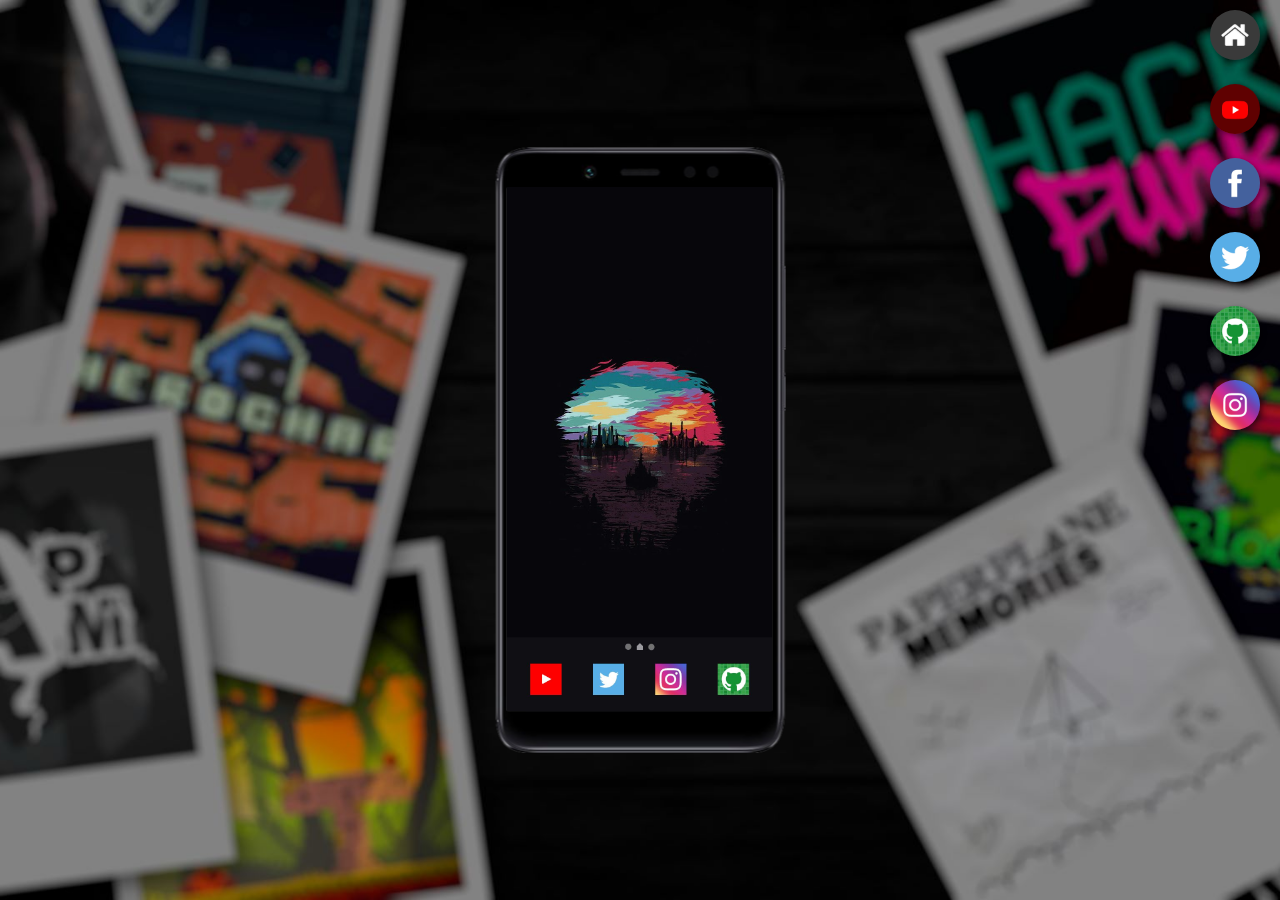
<file: index.html>
<!DOCTYPE html>
<html lang="pt-bt">
<head>

    <meta charset="UTF-8">
    <meta name="viewport" content="width=device-width, initial-scale=1.0">
    <link rel="shortcut icon" href="favicon.ico" type="image/x-icon">
    <link rel="stylesheet" href="estilos/style.css">
    <title>Minhas Redes Sociais</title>

</head>
<body>
    
    <main>

        <section id="telefone">

            <iframe src="home.html" frameborder="0" name="tela" id="tela">
                Seu navegador não é compatível com este site
            </iframe>

        </section>

        <section id="apps">

            <a href="home.html" target="tela" id="home"> <img src="imagens/logo-home.jpg" alt="Home"> </a>
            <a href="yt.html" target="tela" id="yt"> <img src="imagens/logo-youtube.jpg" alt="Youtube"> </a>
            <a href="face.html" target="tela" id="face"> <img src="imagens/logo-facebook.jpg" alt="Facebook"> </a>
            <a href="twitter.html" target="tela" id="twiiter"> <img src="imagens/logo-twitter.jpg" alt="Twitter"> </a>
            <a href="github.html" target="tela" id="github"> <img src="imagens/logo-github.jpg" alt="Github"> </a>
            <a href="insta.html" target="tela" id="insta"> <img src="imagens/logo-instagram.jpg" alt="Instagram"> </a>

        </section>

    </main>

</body>
</html>
</file>
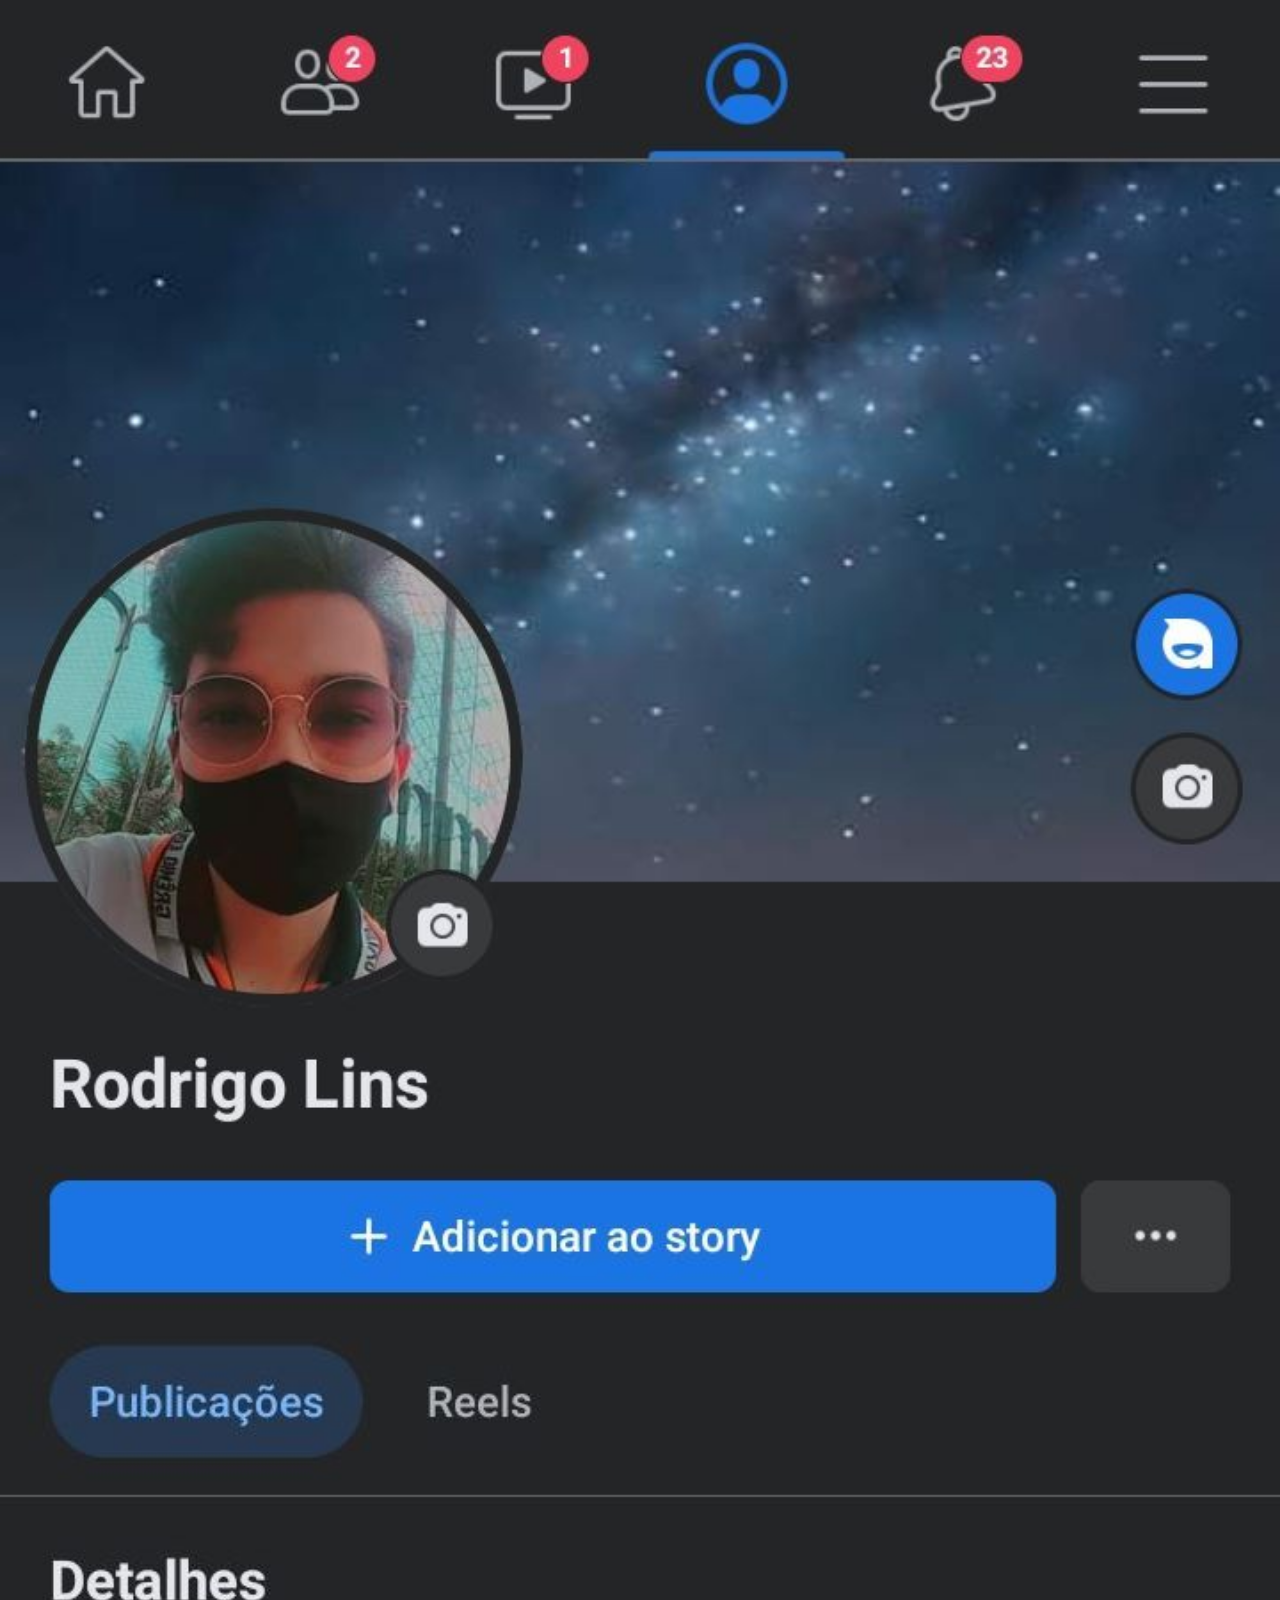
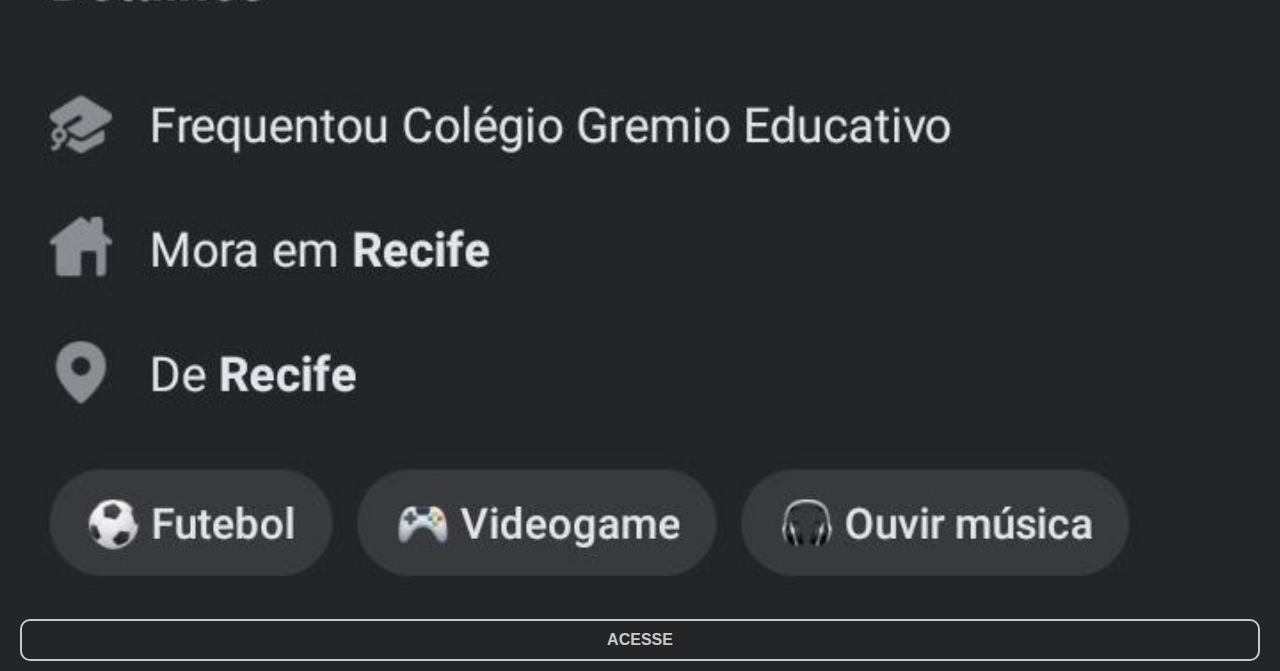
<file: face.html>
<!DOCTYPE html>
<html lang="pt-br">
<head>

    <meta charset="UTF-8">
    <meta name="viewport" content="width=device-width, initial-scale=1.0">
    <link rel="stylesheet" href="estilos/social-style.css">
    <title>Facebook</title>

</head>
<body style="background-color: #242527;">
    
    <img src="imagens/tela-facebook.jpg" alt="Tela do Facebook">
    <a href="https://www.facebook.com/profile.php?id=100008391034544" target="_blank"> ACESSE </a>

</body>
</html>
</file>
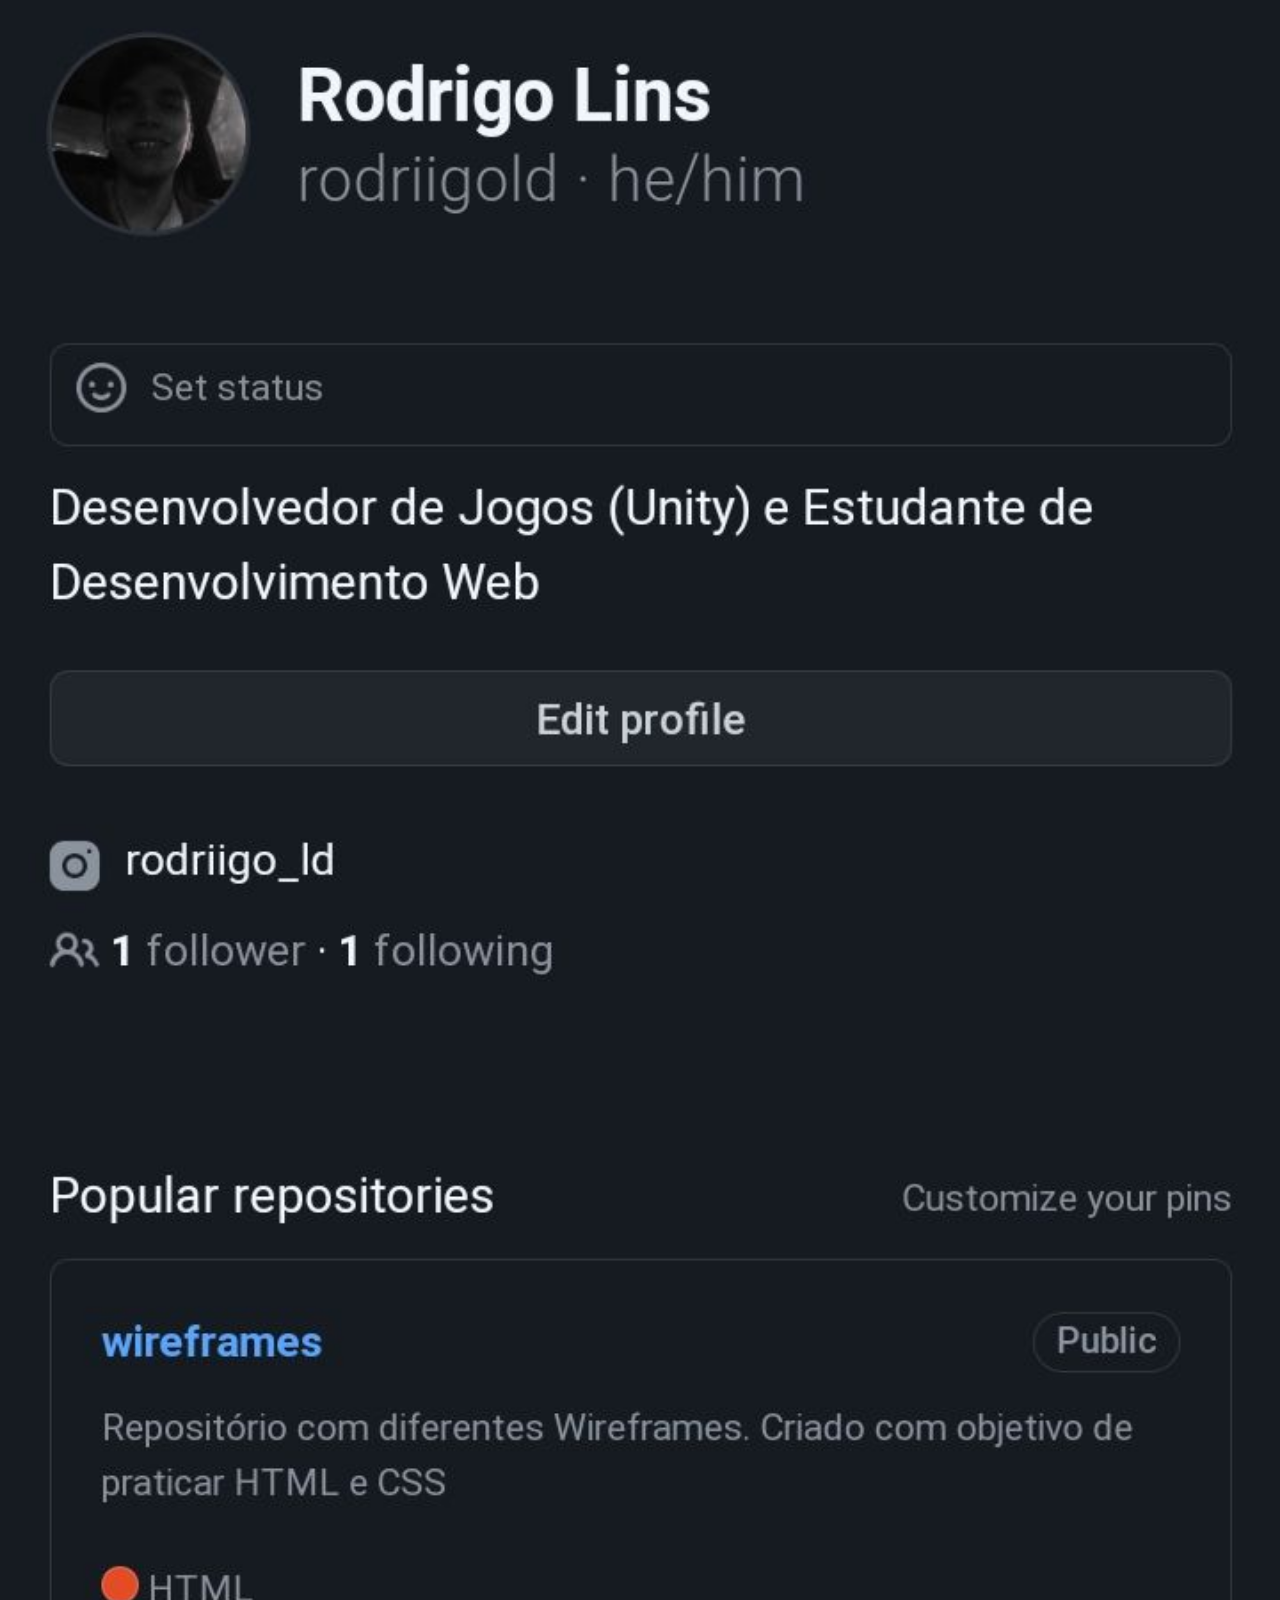
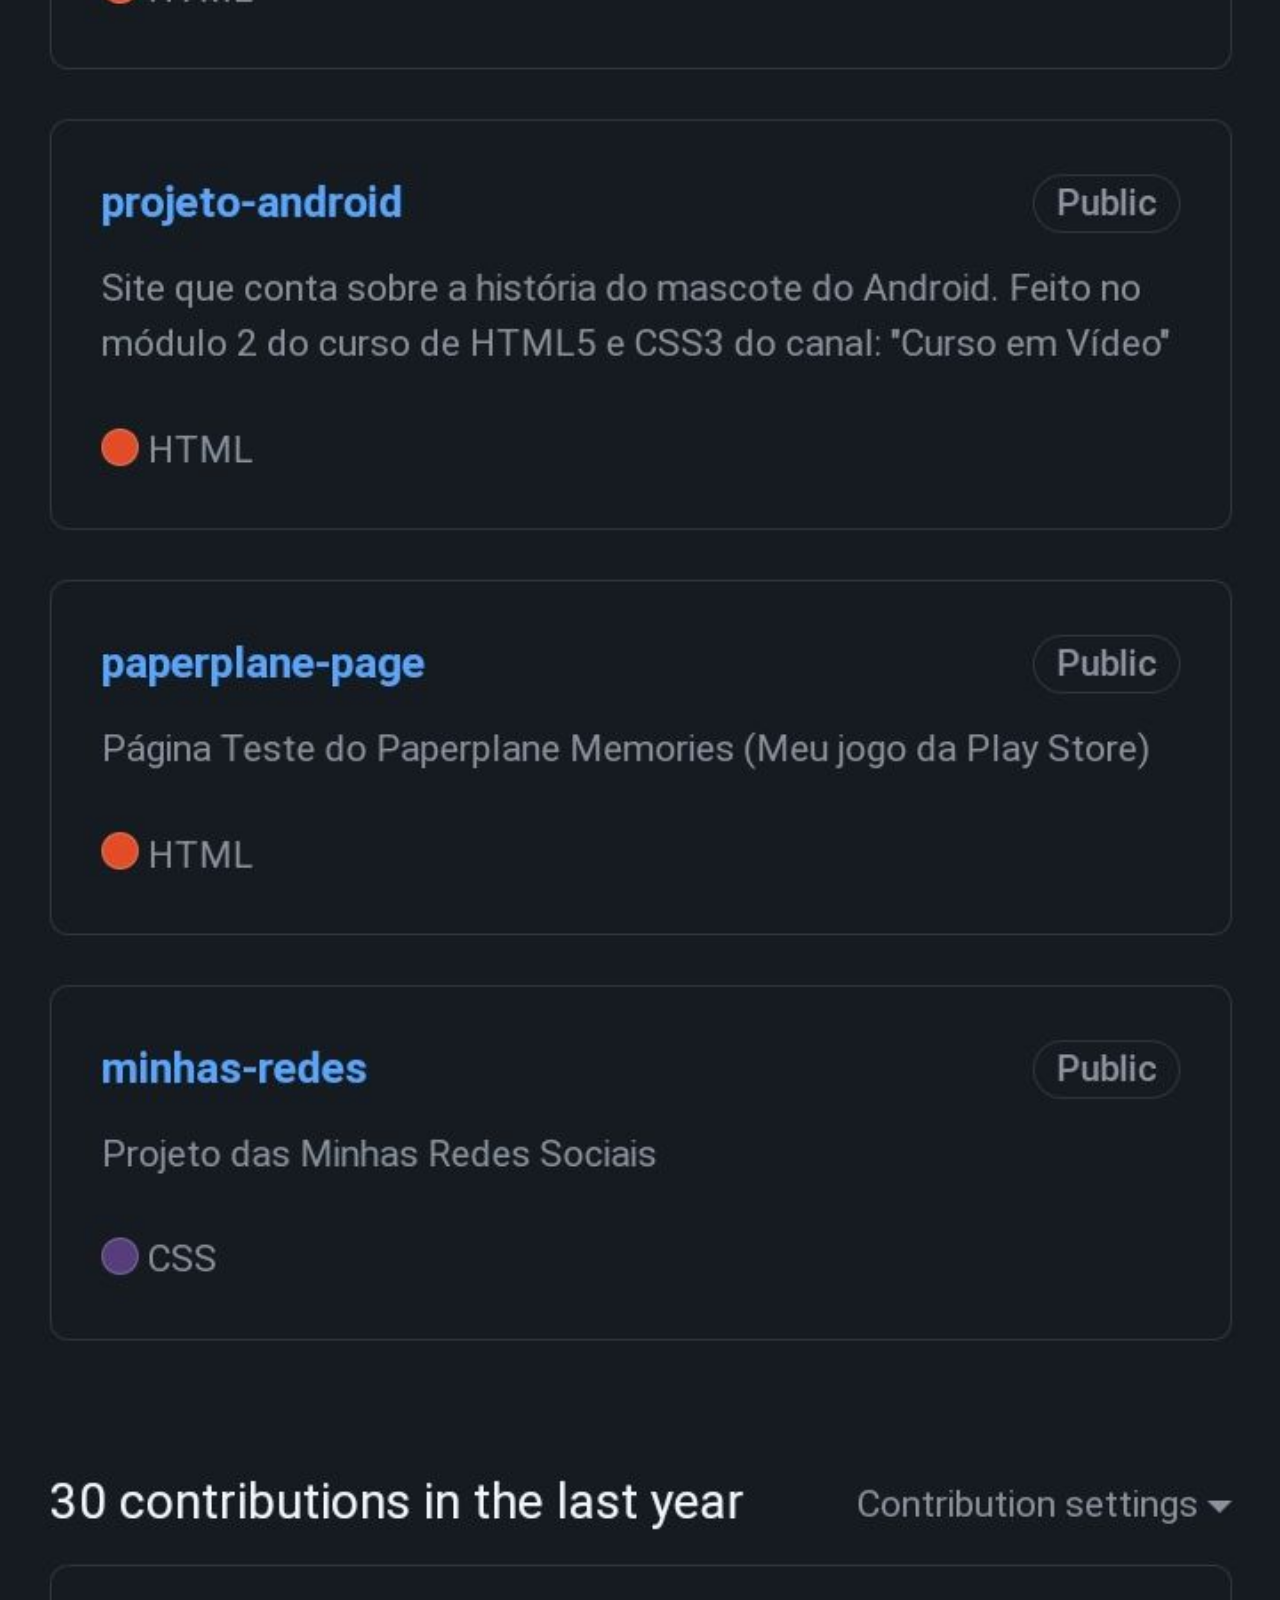
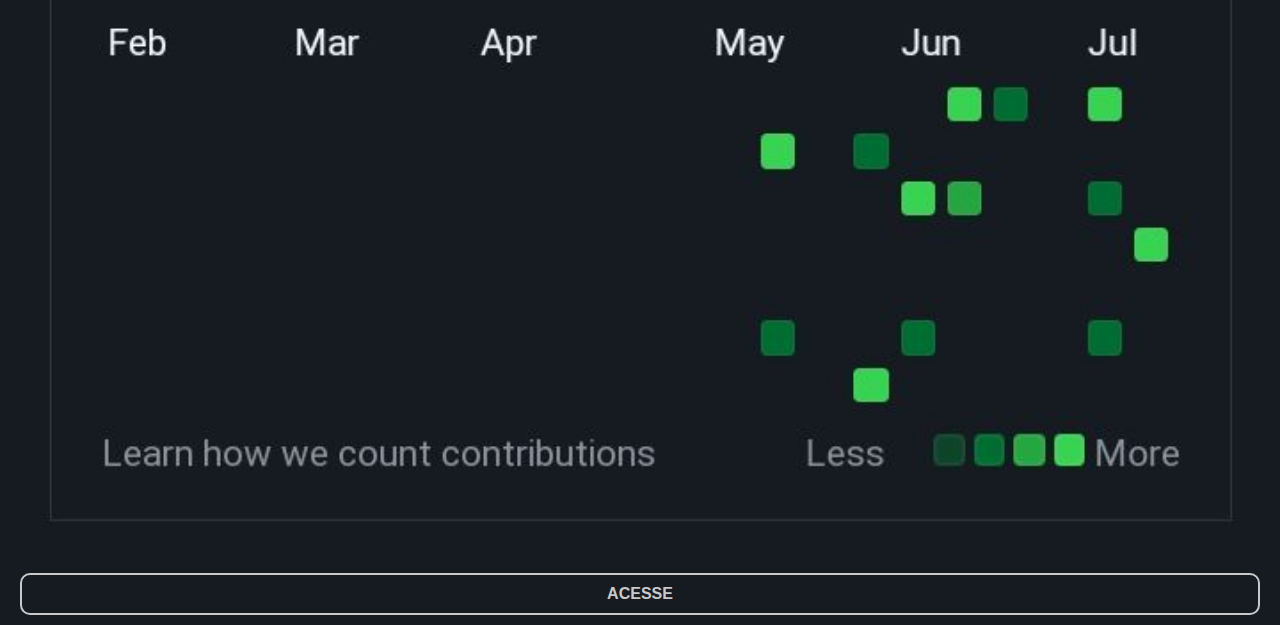
<file: github.html>
<!DOCTYPE html>
<html lang="pt-br">
<head>

    <meta charset="UTF-8">
    <meta name="viewport" content="width=device-width, initial-scale=1.0">
    <link rel="stylesheet" href="estilos/social-style.css">
    <title>GitHub</title>

</head>
<body style="background-color: #161B21;">
    
    <img src="imagens/tela-github.jpg" alt="Tela do GitHub">
    <a href="https://github.com/rodriigold" target="_blank"> ACESSE </a>

</body>
</html>
</file>
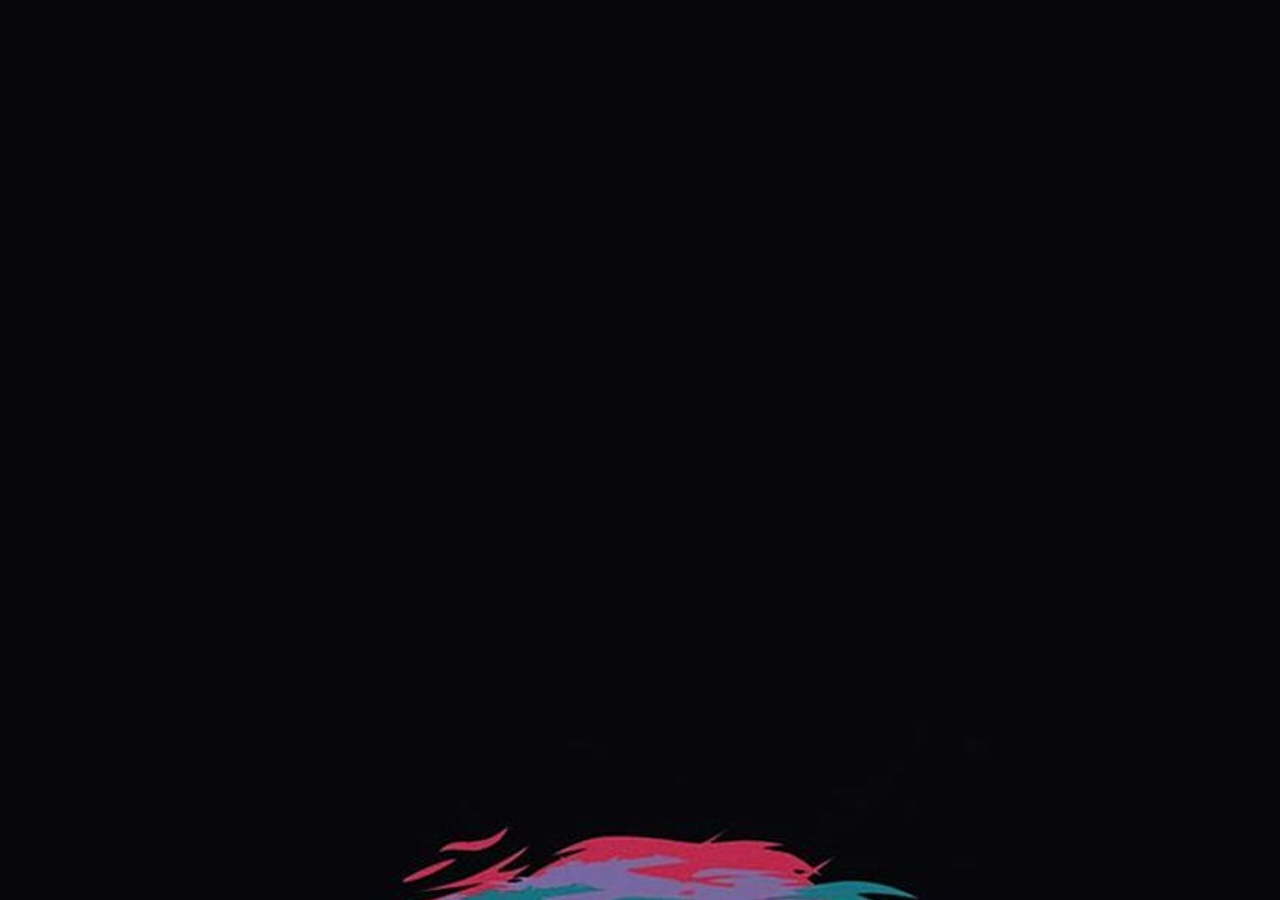
<file: home.html>
<!DOCTYPE html>
<html lang="pt-br">
<head>

    <meta charset="UTF-8">
    <meta name="viewport" content="width=device-width, initial-scale=1.0">
    <title>Home Page</title>

    <style>

        *
        {
            margin: 0px;
            padding: 0px;
        }

        body
        {
            width: 100vw;
            height: 100vh;

            background-image: url(imagens/tela-home.jpg);
            background-repeat: no-repeat;
            background-position: top center;
            background-size: cover;
        }

    </style>

</head>
<body>
    
</body>
</html>
</file>
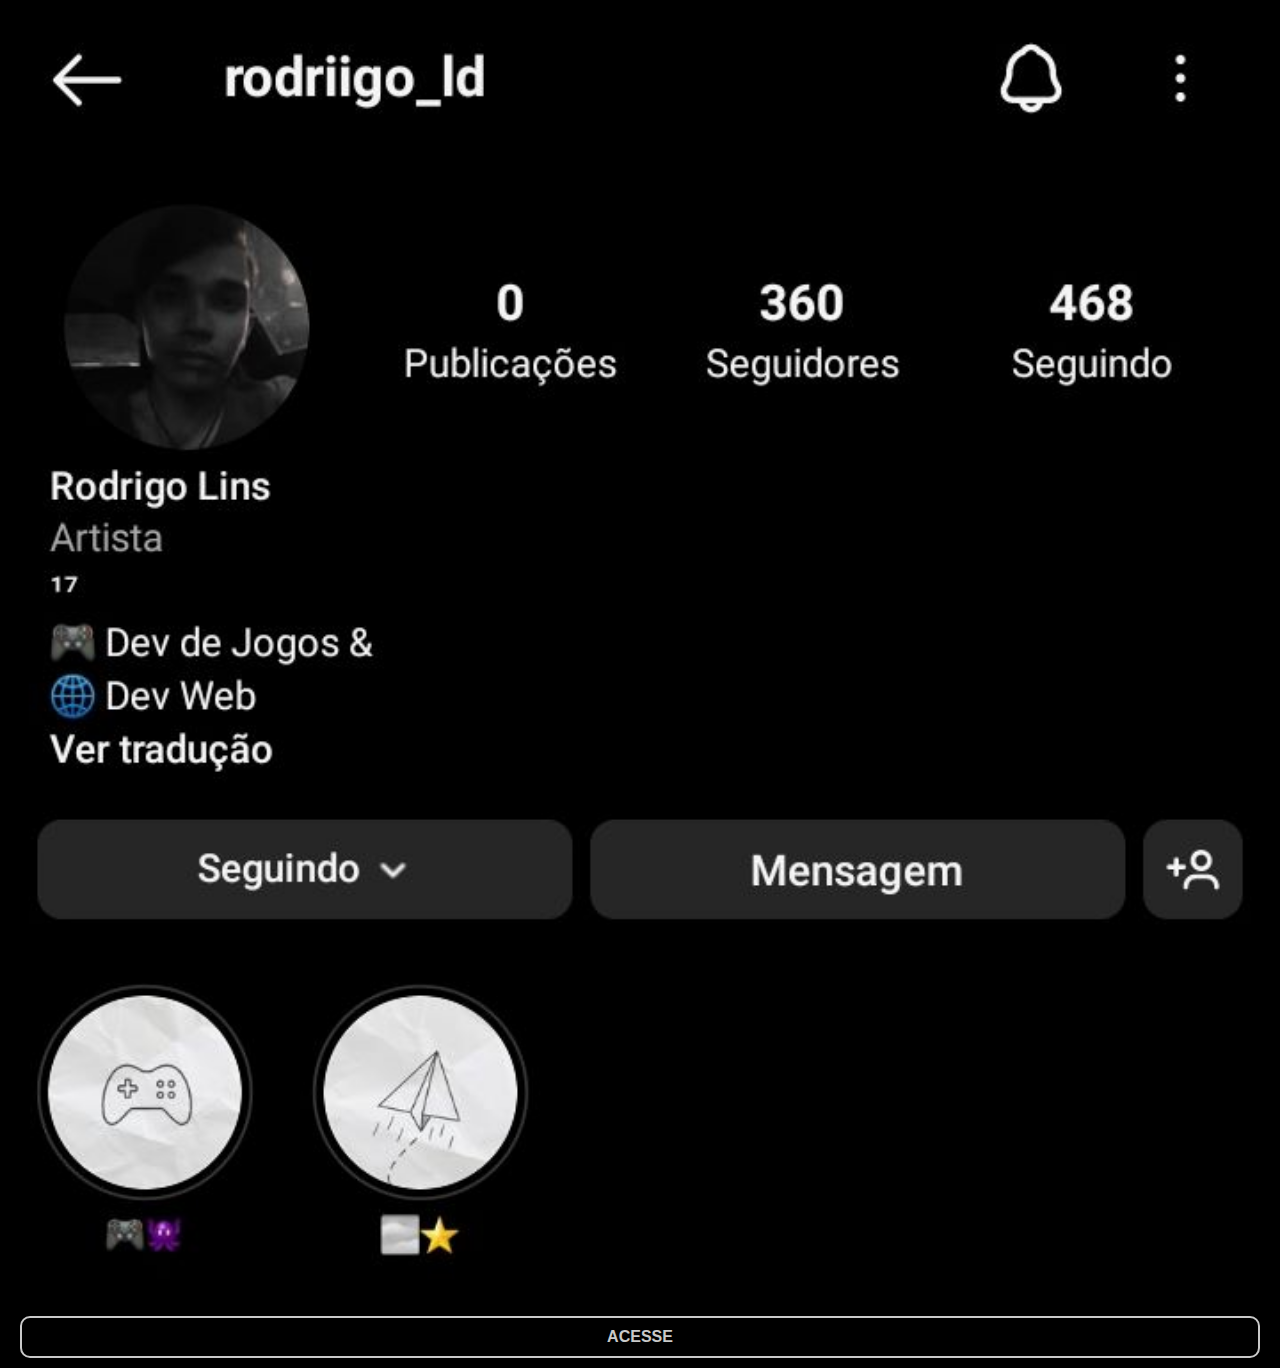
<file: insta.html>
<!DOCTYPE html>
<html lang="pt-br">
<head>

    <meta charset="UTF-8">
    <meta name="viewport" content="width=device-width, initial-scale=1.0">
    <link rel="stylesheet" href="estilos/social-style.css">
    <title>Instagram</title>

</head>
<body style="background-color: #000000;">
    
    <img src="imagens/tela-instagram.jpg" alt="Tela do Instagram">
    <a href="https://www.instagram.com/rodriigo_ld/" target="_blank"> ACESSE </a>

</body>
</html>
</file>
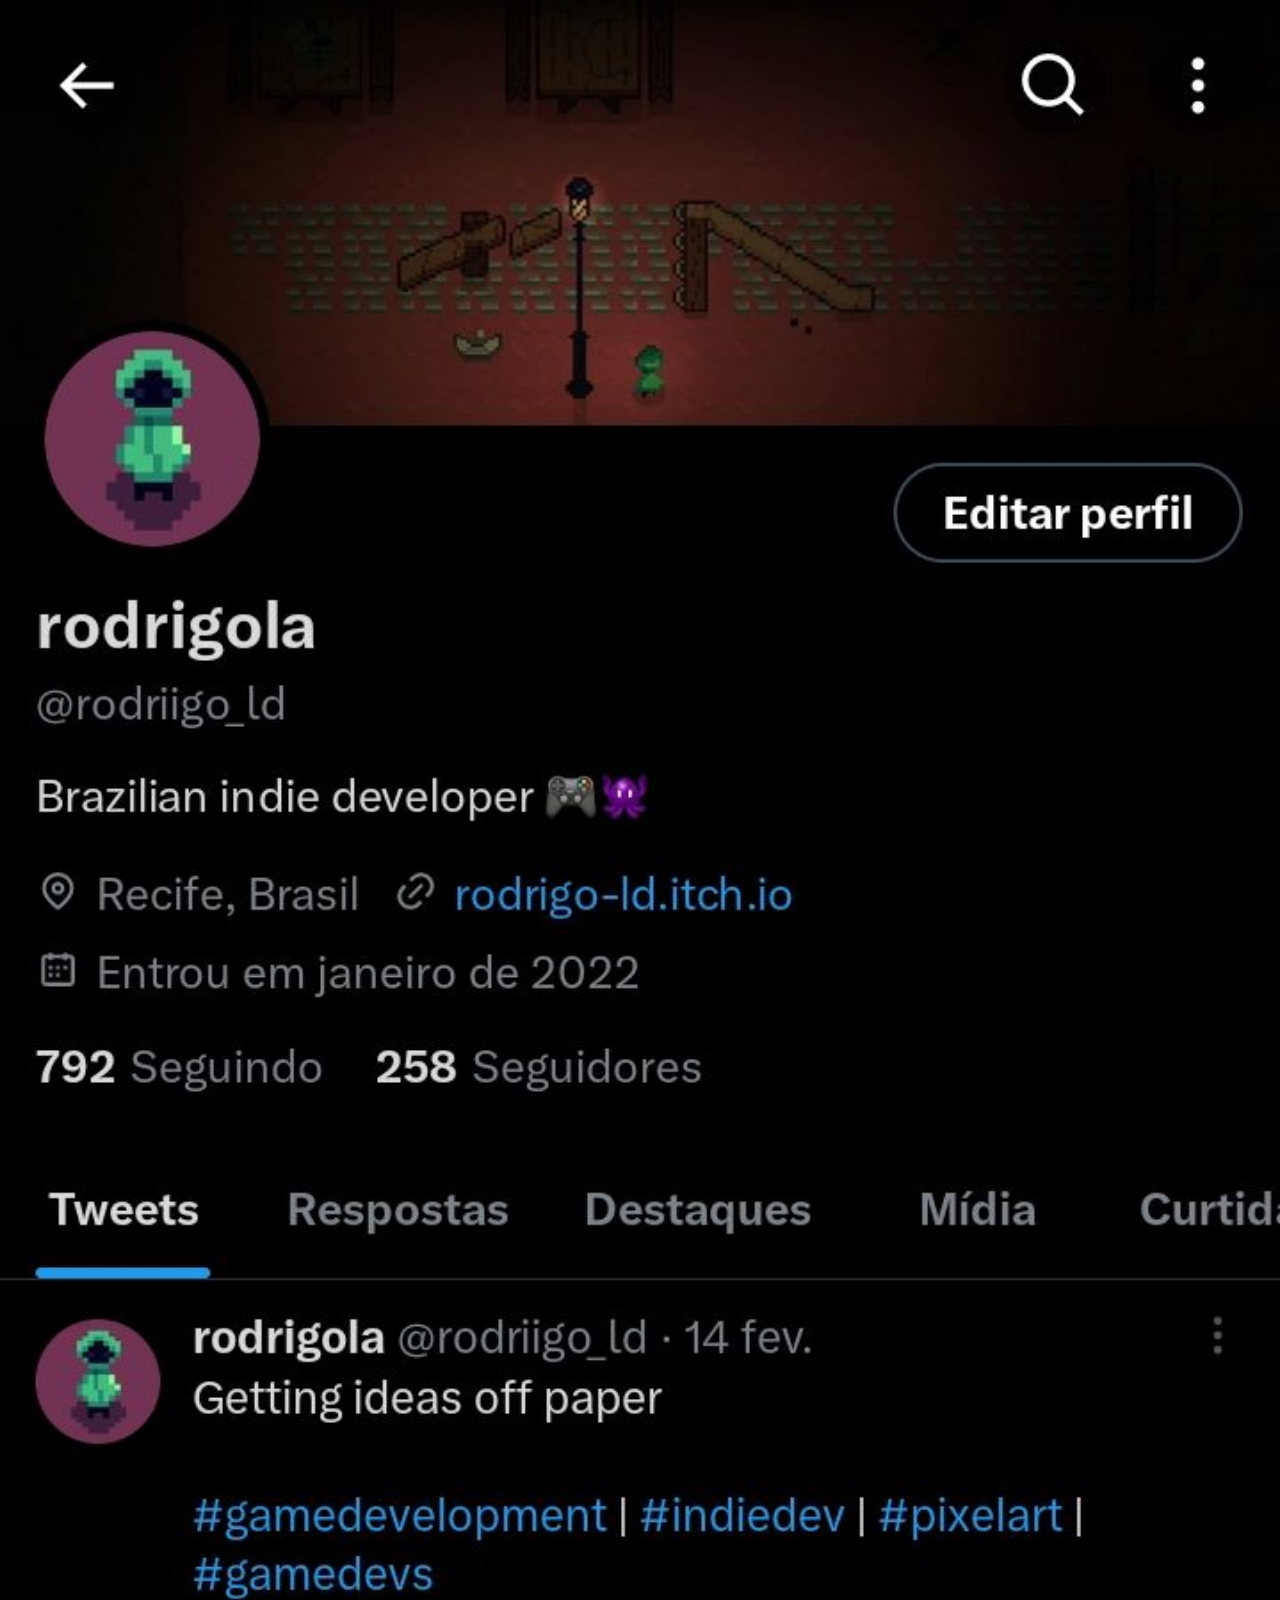
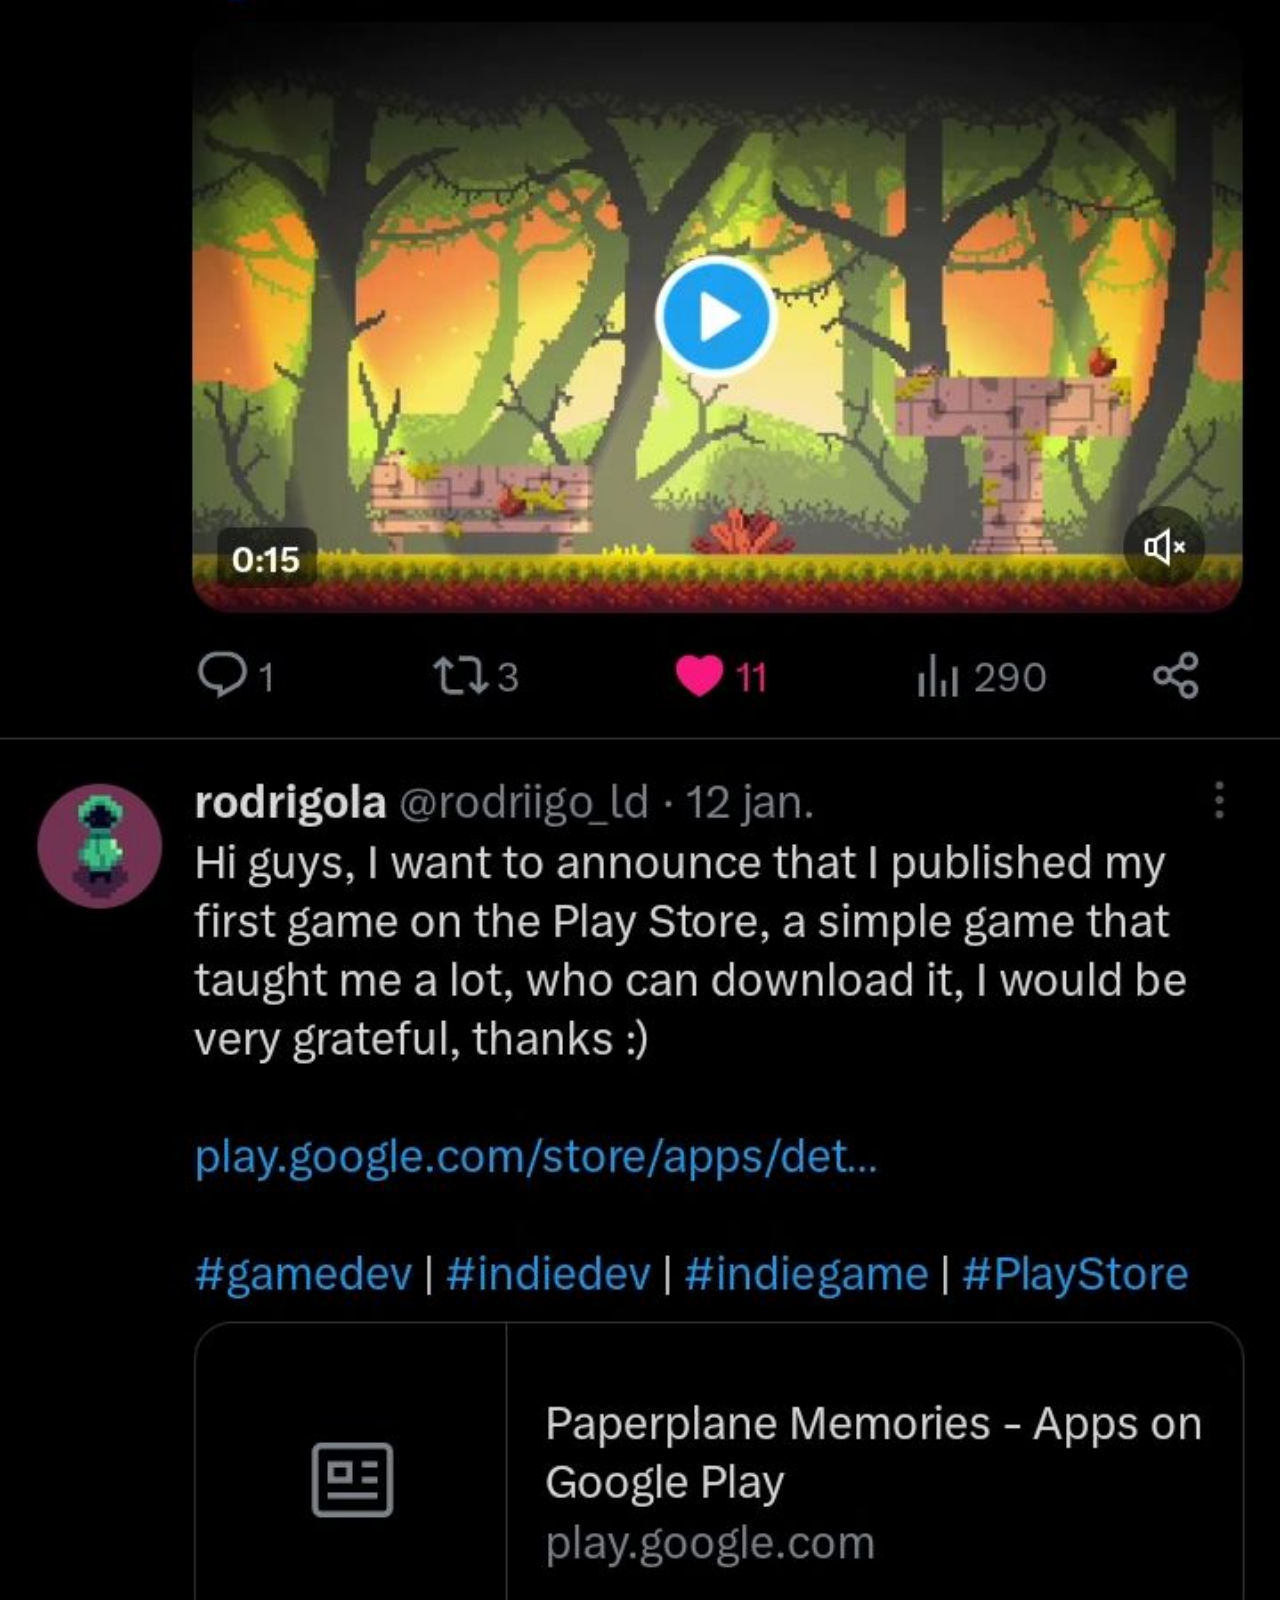
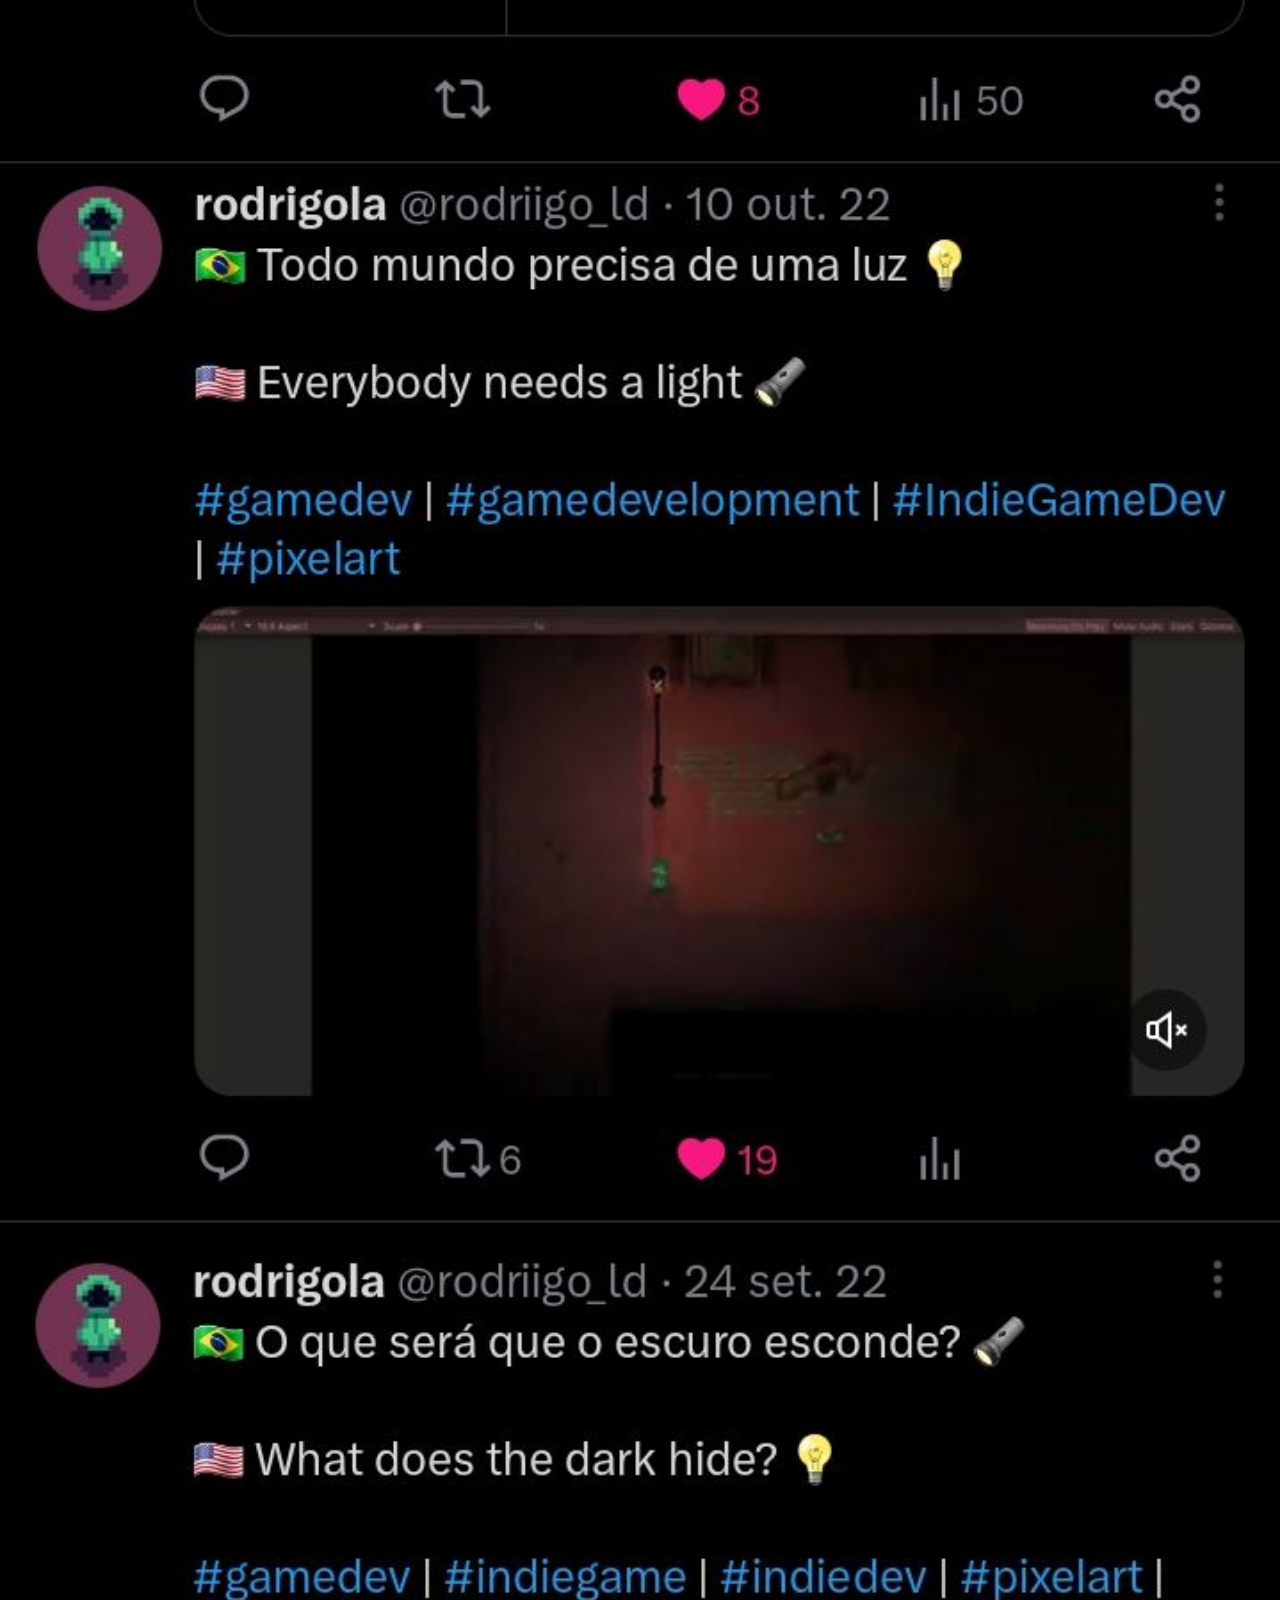
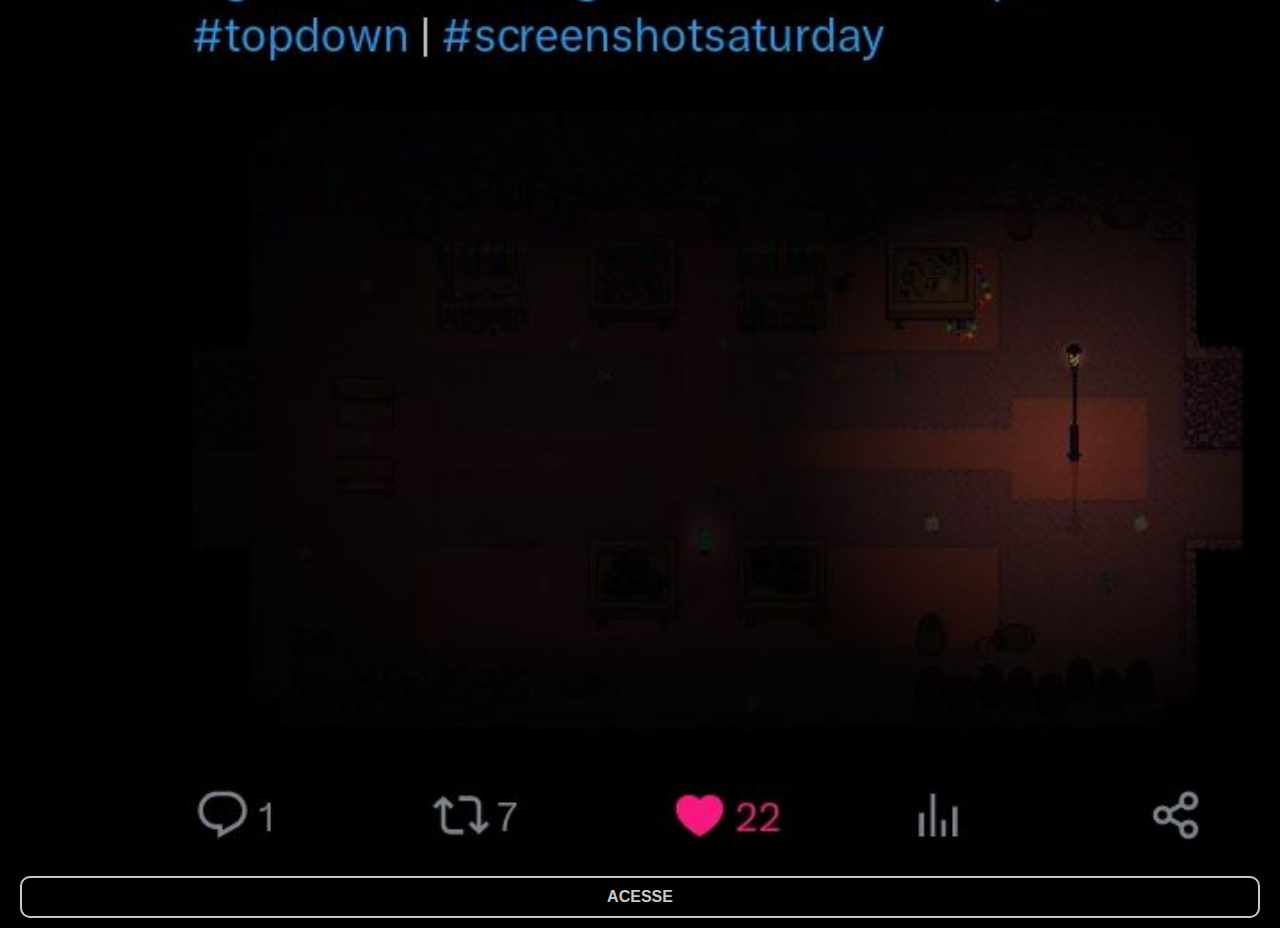
<file: twitter.html>
<!DOCTYPE html>
<html lang="pt-br">
<head>

    <meta charset="UTF-8">
    <meta name="viewport" content="width=device-width, initial-scale=1.0">
    <link rel="stylesheet" href="estilos/social-style.css">
    <title>Twitter</title>

</head>
<body style="background-color: #000000;">
    
    <img src="imagens/tela-twitter.jpg" alt="Tela do Twitter">
    <a href="https://twitter.com/rodriigo_ld" target="_blank"> ACESSE </a>

</body>
</html>
</file>
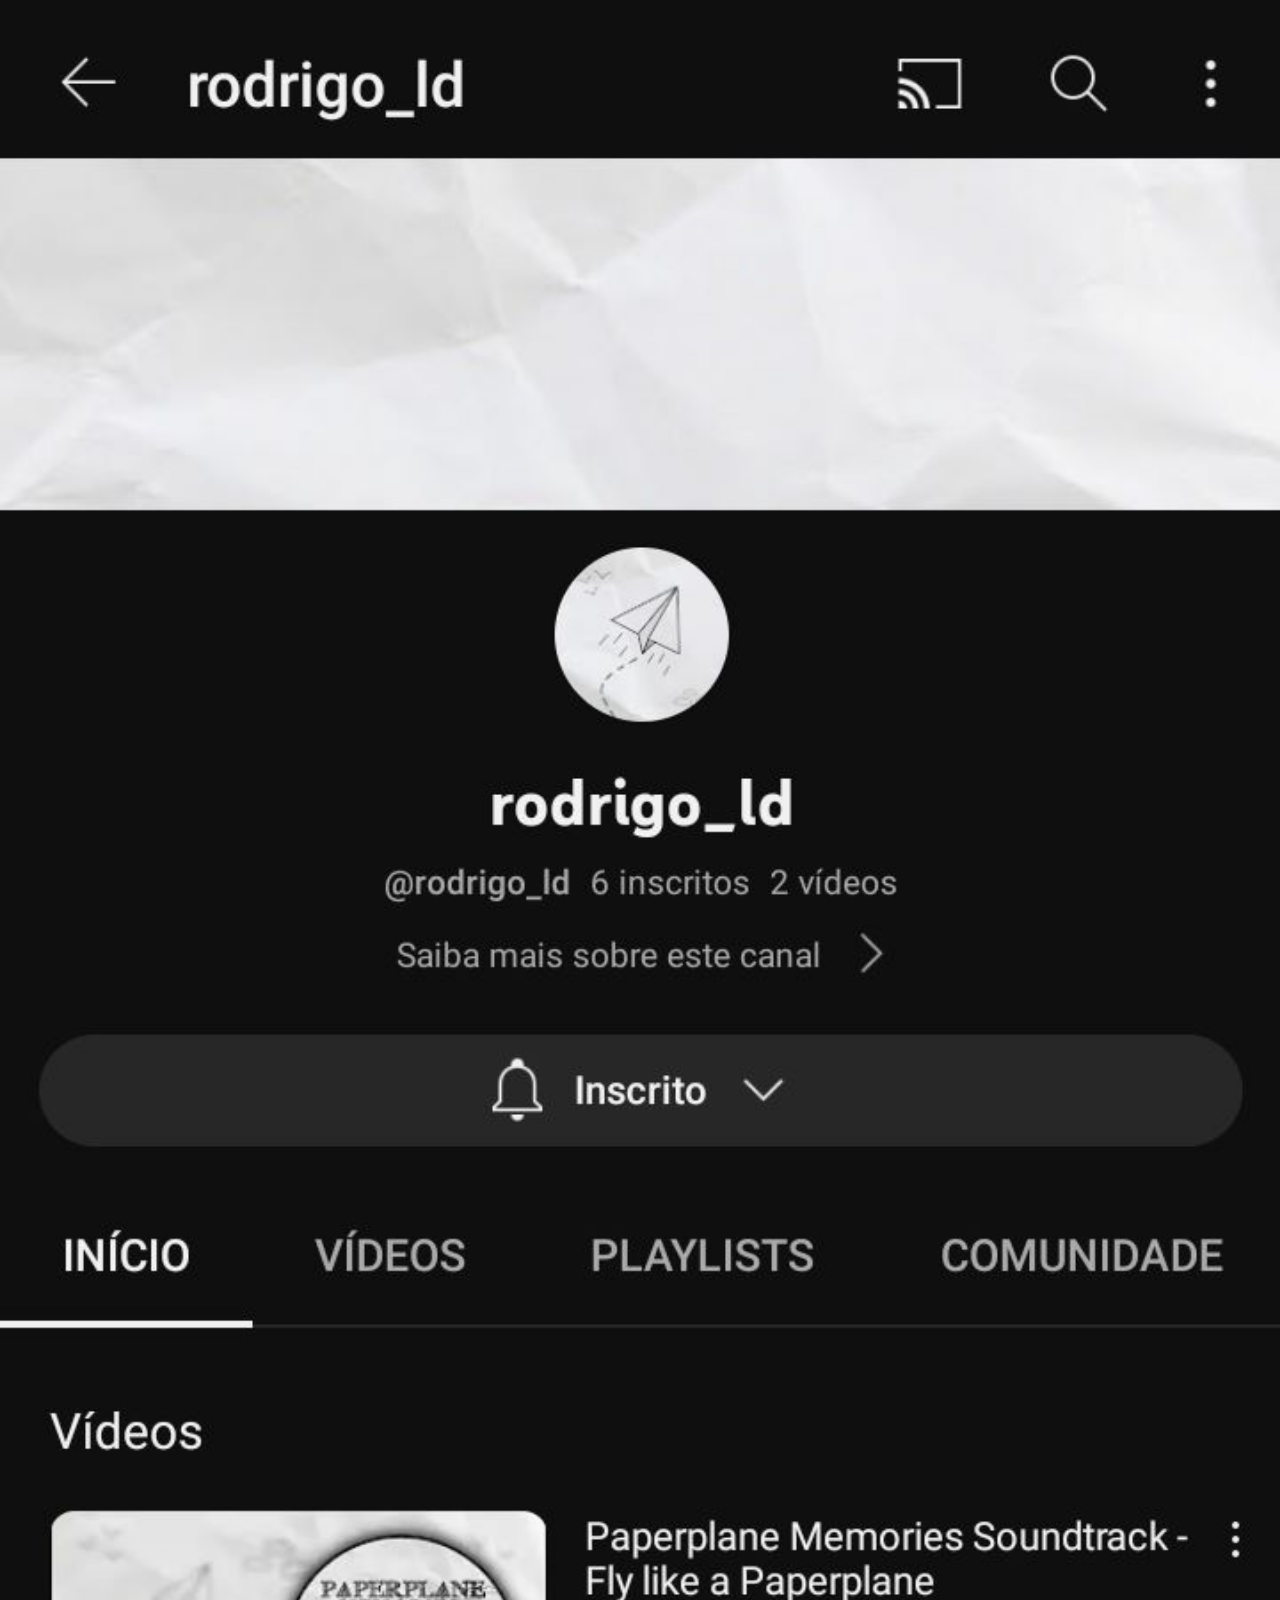
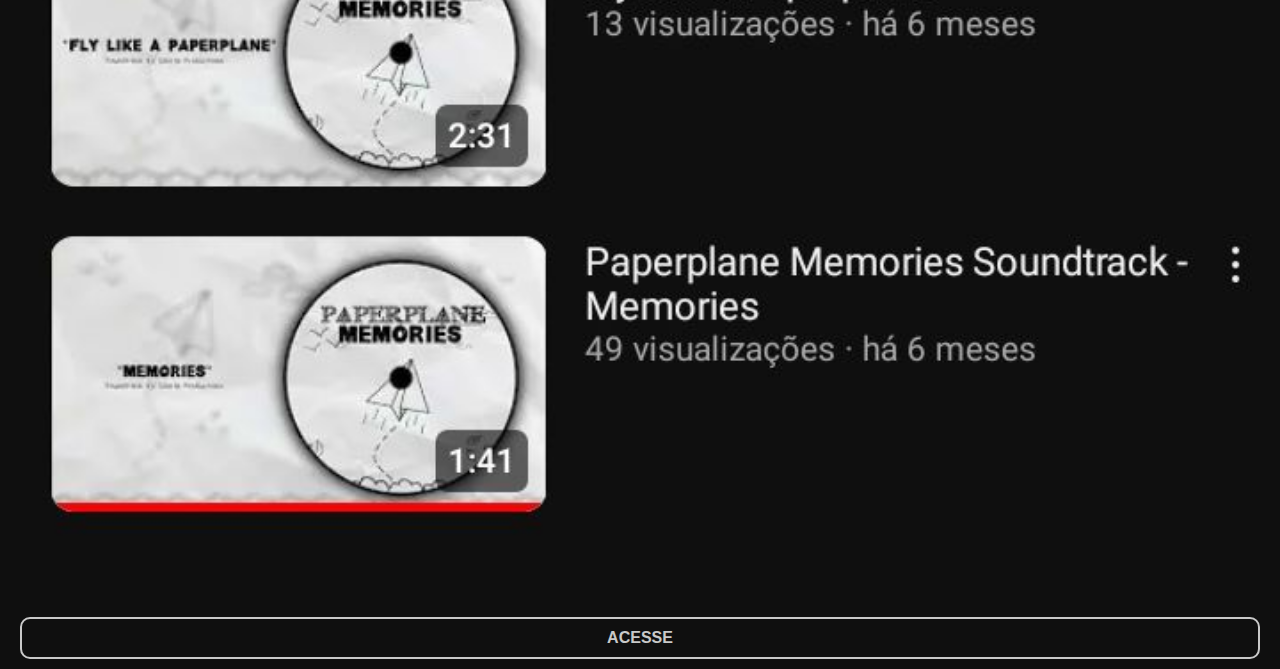
<file: yt.html>
<!DOCTYPE html>
<html lang="pt-br">
<head>

    <meta charset="UTF-8">
    <meta name="viewport" content="width=device-width, initial-scale=1.0">
    <link rel="stylesheet" href="estilos/social-style.css">
    <title>Youtube</title>

</head>
<body style="background-color: #0F0F0F;">
    
    <img src="imagens/tela-youtube.jpg" alt="Tela do YT">
    <a href="https://www.youtube.com/channel/UCaZSbygbKbljNuKLbK1PJmQ" target="_blank"> ACESSE </a>

</body>
</html>
</file>
<file: estilos/style.css>
@charset "UTF-8";

*
{
    margin: 0px;
    padding: 0px;
}

body
{
    font-family: Arial, Helvetica, sans-serif;

    background-image: url(../imagens/fundo.jpg);
    background-repeat: no-repeat;
    background-size: cover;
    background-position: center center;
    background-attachment: fixed;
}

main
{
    height: 100vh;
    position: relative;
}

#telefone
{
    position: absolute;
    top: 50%;
    left: 50%;
    transform: translate(-50%, -50%);

    background-image: url(../imagens/telefone-frame.png);
    background-repeat: no-repeat;
    background-position: center center;

    width: 291px;
    height: 606px;
}

#tela
{
    position: relative;
    top: 40px;
    left: 12.25px;

    width: 265.5px;
    height: 524.25px;
}

#apps 
{
    display: flex;
    flex-direction: column;
    align-items: flex-end;
}

#apps img
{
    width: 50px;
    margin: 10px 20px;
    border-radius: 50%;
    box-shadow: 2px 2px 5px rgba(0, 0, 0, 0.45);
}

#apps img:hover
{
    outline: 1px solid #ffffff;
    transform: scale(110%);
    transition-duration: 0.25s;
}

#apps img:active
{
    transform: scale(90%);
    transition-duration: 0.1s;
}
</file>
<file: estilos/social-style.css>
@charset "UTF-8";

*
{
    margin: 0px;
    padding: 0px;
}

::-webkit-scrollbar
{
    width: 0px;
    height: 0px;
}

img
{   
    width: 100vw;
}

a
{
    display: block;
    font-family: Arial, Helvetica, sans-serif;

    margin: 0px 20px 10px 20px;
    border: 2px solid #c9c9c9;
    border-radius: 10px;
    color: #c9c9c9;

    text-align: center;
    text-decoration: none;
    font-weight: bold;
    padding: 10px;
}

a:hover
{
    background-color: #ffffff0d;
    transform: scale(105%);

    transition-duration: .2s;
}
</file>
